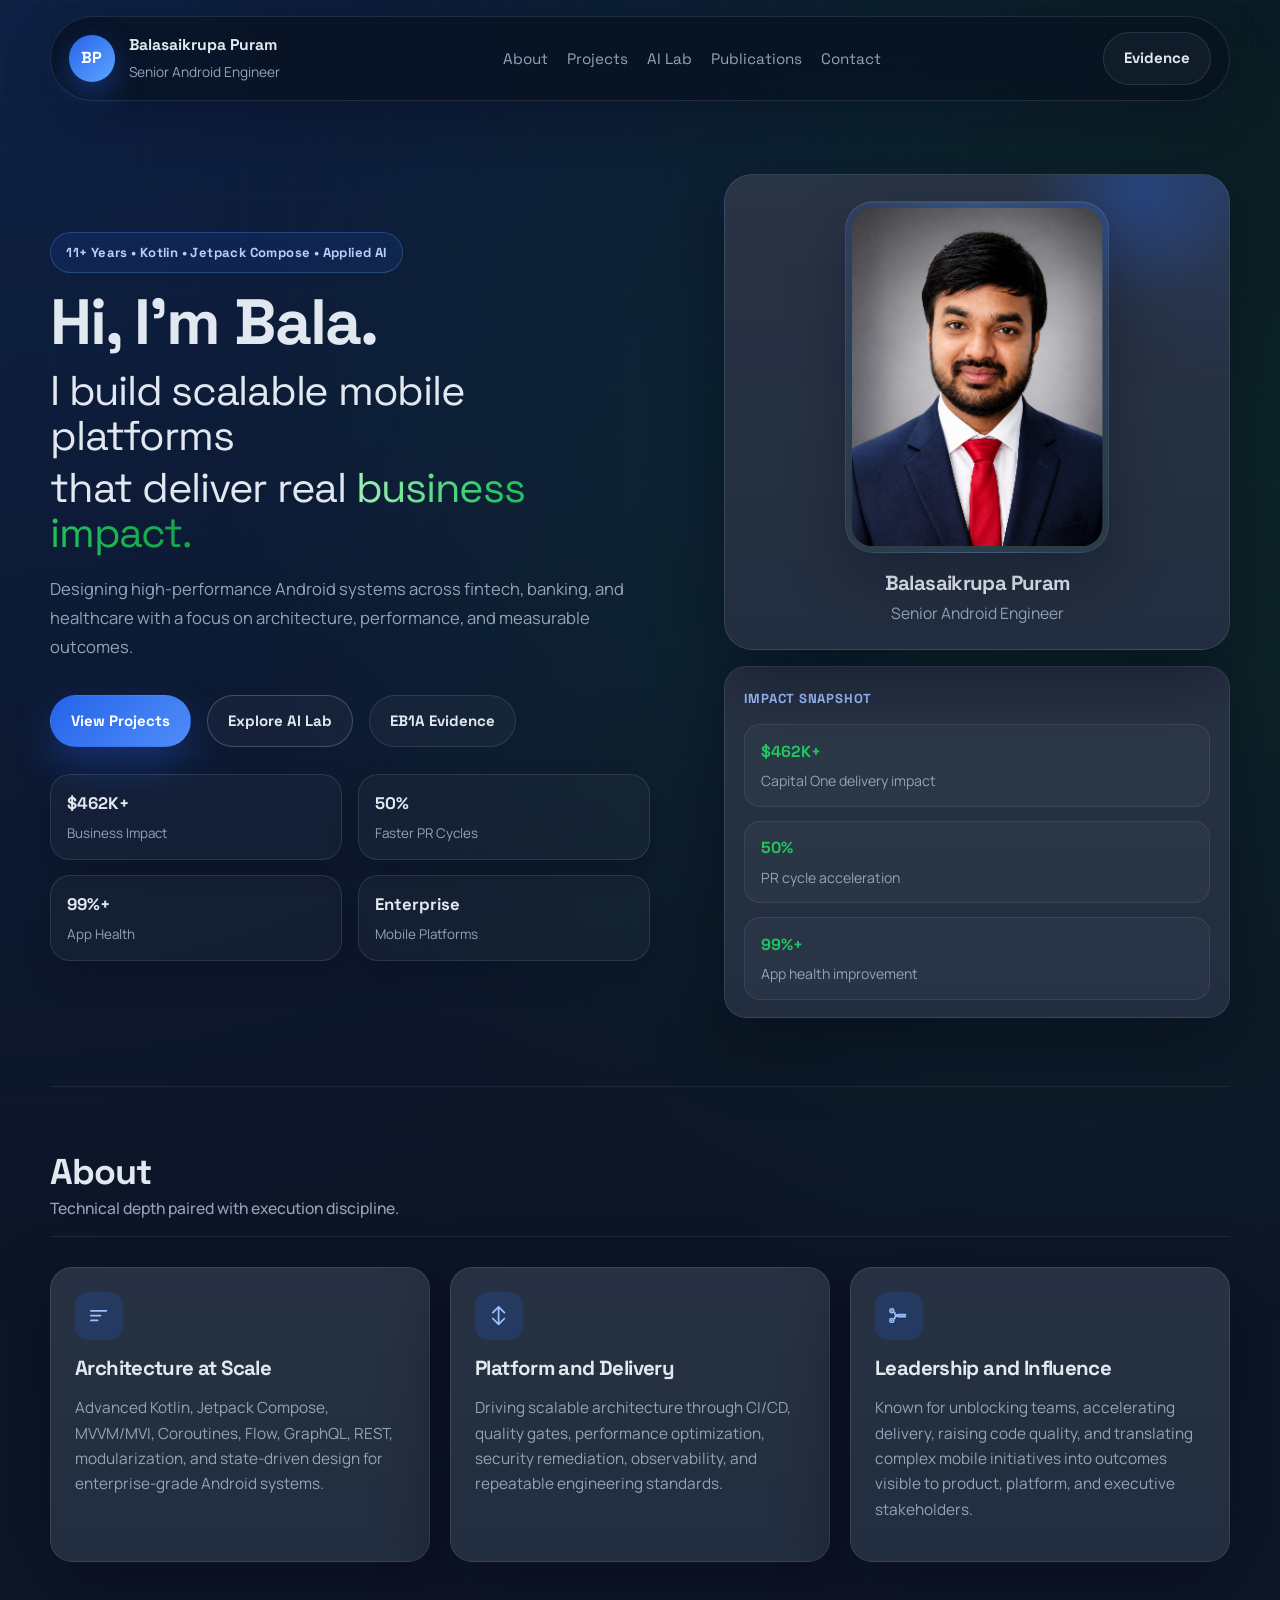
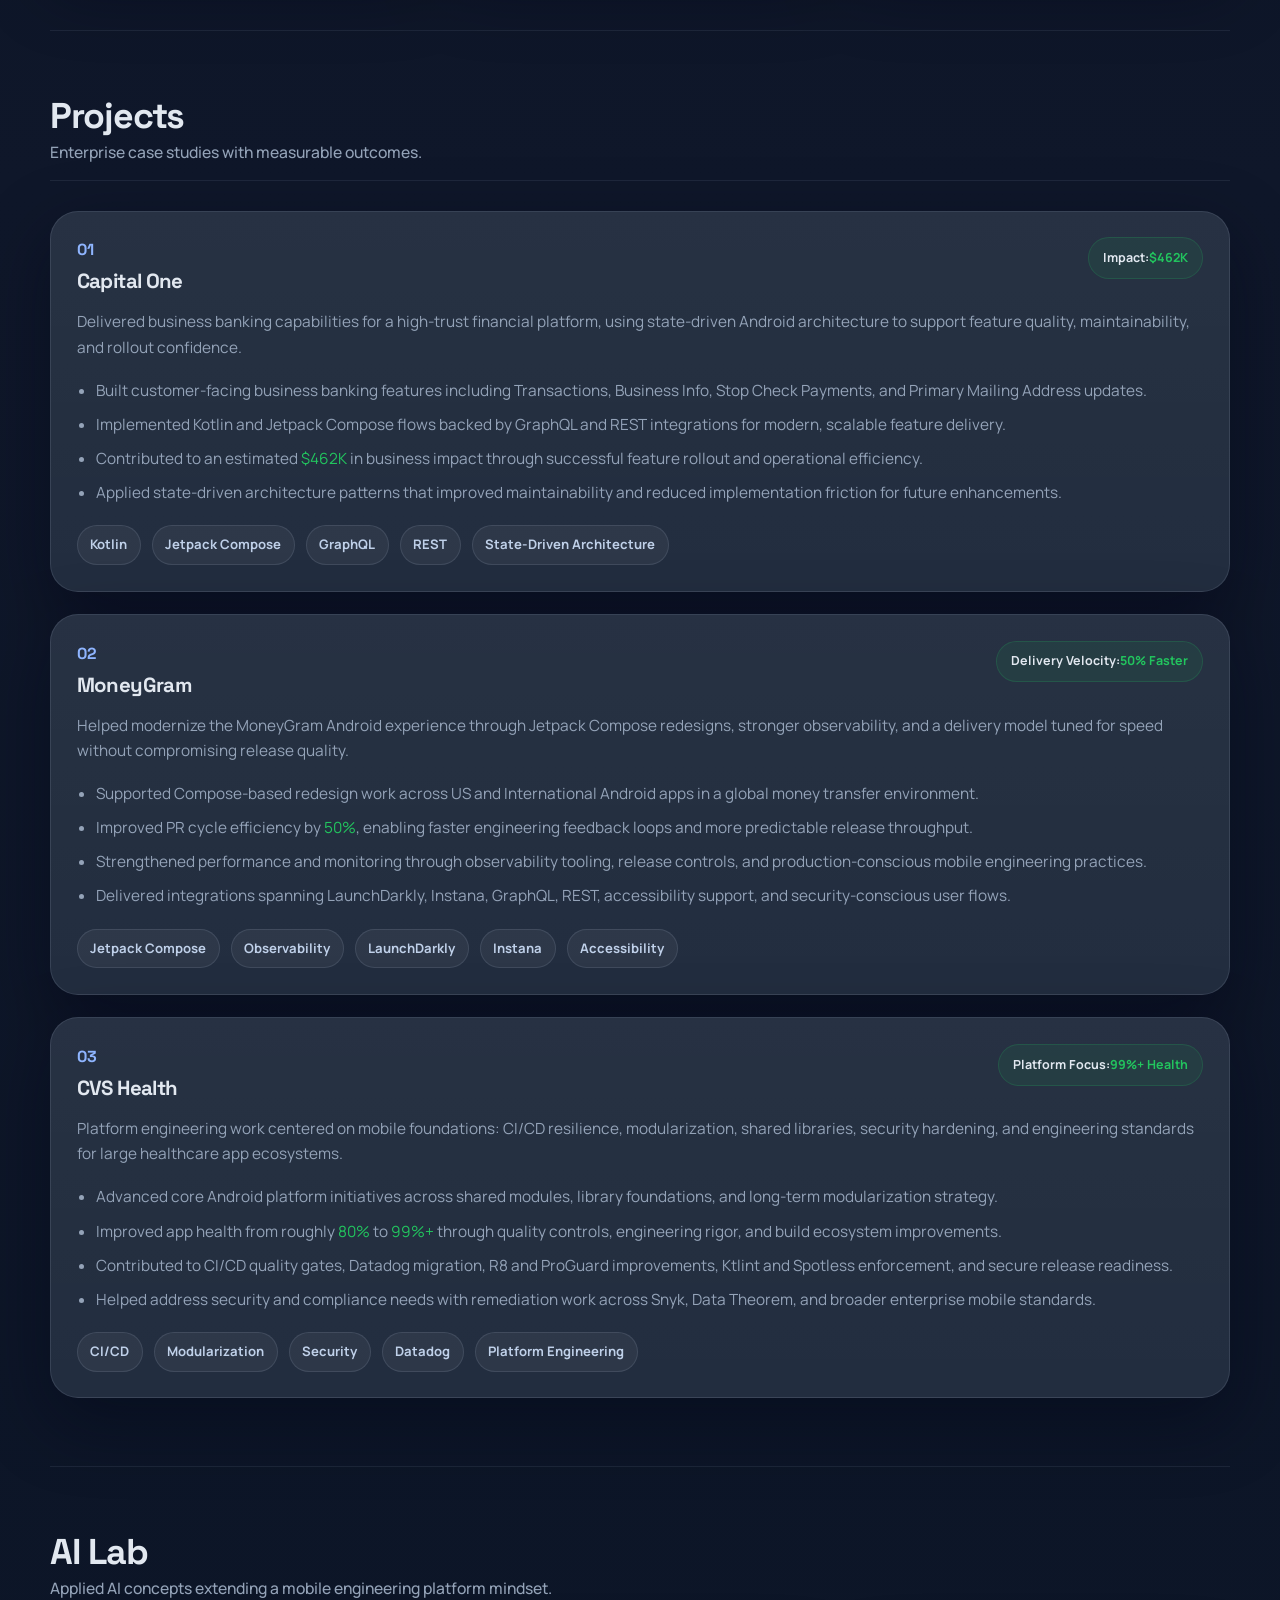
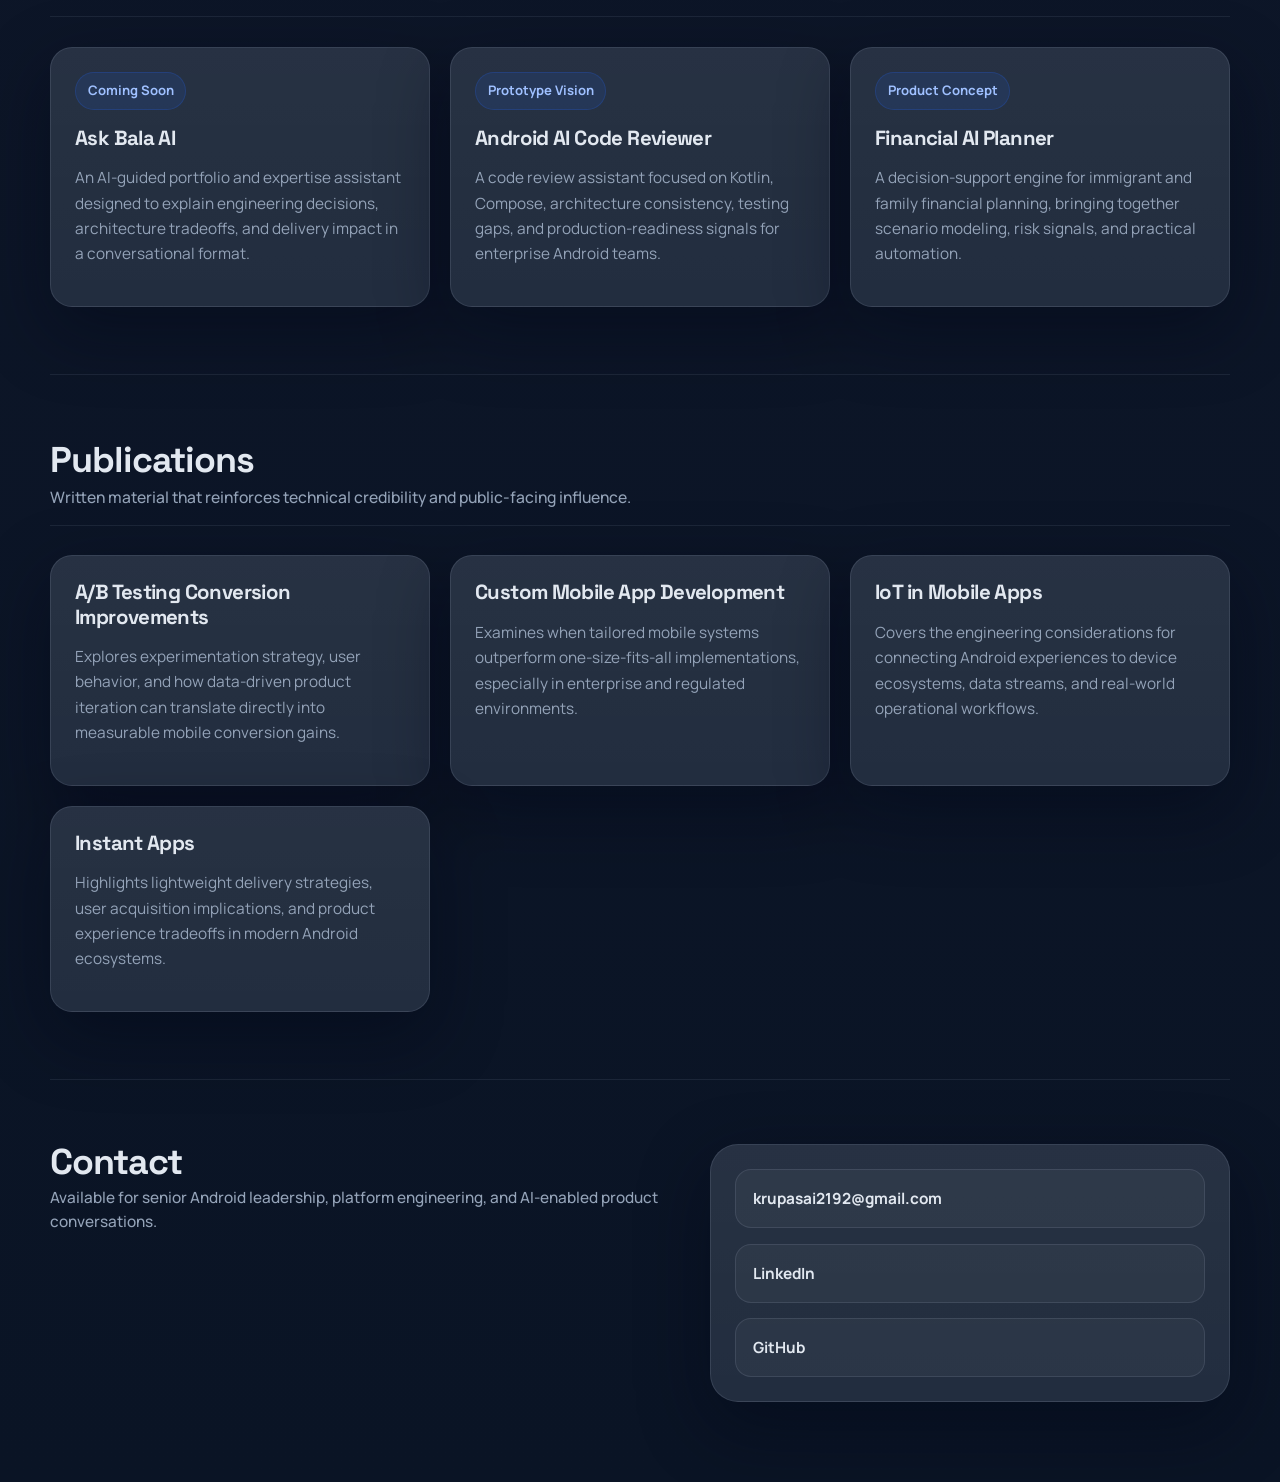
<file: index.html>
<!doctype html>
<html lang="en">
<head>
  <meta charset="utf-8">
  <meta name="viewport" content="width=device-width, initial-scale=1">
  <title>Balasaikrupa Puram | Senior Android Engineer | Applied AI Builder</title>
  <meta name="description" content="Portfolio of Balasaikrupa Puram, Senior Android Engineer and Applied AI Builder delivering measurable business impact through scalable Android architecture, platform engineering, and AI-enabled systems.">
  <link rel="preconnect" href="https://fonts.googleapis.com">
  <link rel="preconnect" href="https://fonts.gstatic.com" crossorigin>
  <link href="https://fonts.googleapis.com/css2?family=Space+Grotesk:wght@500;700&family=Manrope:wght@400;500;600;700;800&display=swap" rel="stylesheet">
  <link rel="stylesheet" href="styles.css">
</head>
<body>
  <div class="site-shell">
    <header class="site-header">
      <a class="brand" href="#top">
        <span class="brand-mark">BP</span>
        <span class="brand-copy">
          <strong>Balasaikrupa Puram</strong>
          <span>Senior Android Engineer</span>
        </span>
      </a>
      <nav class="site-nav" aria-label="Primary">
        <a href="#about">About</a>
        <a href="#projects">Projects</a>
        <a href="#ai-lab">AI Lab</a>
        <a href="#publications">Publications</a>
        <a href="#contact">Contact</a>
      </nav>
      <a class="button button-ghost" href="evidence.html">Evidence</a>
    </header>

    <main id="top">
      <section class="hero section-divider">
        <div class="hero-content reveal">
          <div class="hero-badge">11+ Years • Kotlin • Jetpack Compose • Applied AI</div>
          <h1>Hi, I’m Bala.</h1>
          <p class="hero-line hero-line-secondary">I build scalable mobile platforms</p>
          <p class="hero-line hero-line-highlight">that deliver real <span>business impact.</span></p>
          <p class="hero-text">
            Designing high-performance Android systems across fintech, banking, and healthcare with a focus on architecture,
            performance, and measurable outcomes.
          </p>
          <div class="hero-actions">
            <a class="button button-primary" href="#projects">View Projects</a>
            <a class="button button-secondary" href="#ai-lab">Explore AI Lab</a>
            <a class="button button-ghost" href="evidence.html">EB1A Evidence</a>
          </div>
          <div class="hero-metrics" aria-label="Primary impact metrics">
            <article class="hero-metric">
              <strong>$462K+</strong>
              <span>Business Impact</span>
            </article>
            <article class="hero-metric">
              <strong>50%</strong>
              <span>Faster PR Cycles</span>
            </article>
            <article class="hero-metric">
              <strong>99%+</strong>
              <span>App Health</span>
            </article>
            <article class="hero-metric">
              <strong>Enterprise</strong>
              <span>Mobile Platforms</span>
            </article>
          </div>
        </div>

        <div class="hero-visual reveal">
          <article class="profile-card">
            <img class="profile-image" src="assets/bala-profile.png" alt="Portrait of Balasaikrupa Puram">
            <h3>Balasaikrupa Puram</h3>
            <p>Senior Android Engineer</p>
          </article>
          <article class="impact-mini-card" aria-label="Impact snapshot">
            <span class="impact-mini-label">Impact Snapshot</span>
            <div class="impact-mini-grid">
              <div>
                <strong class="accent">$462K+</strong>
                <span>Capital One delivery impact</span>
              </div>
              <div>
                <strong class="accent">50%</strong>
                <span>PR cycle acceleration</span>
              </div>
              <div>
                <strong class="accent">99%+</strong>
                <span>App health improvement</span>
              </div>
            </div>
          </article>
        </div>
      </section>

      <section id="about" class="section section-divider">
        <div class="section-heading reveal">
          <h2 class="section-title">About</h2>
          <p class="section-support">Technical depth paired with execution discipline.</p>
        </div>
        <div class="about-grid">
          <article class="feature-card reveal">
            <div class="icon-badge" aria-hidden="true">
              <svg viewBox="0 0 24 24" fill="none"><path d="M4 7h16M4 12h10M4 17h7" stroke="currentColor" stroke-width="1.8" stroke-linecap="round"/></svg>
            </div>
            <h3>Architecture at Scale</h3>
            <p>Advanced Kotlin, Jetpack Compose, MVVM/MVI, Coroutines, Flow, GraphQL, REST, modularization, and state-driven design for enterprise-grade Android systems.</p>
          </article>
          <article class="feature-card reveal">
            <div class="icon-badge" aria-hidden="true">
              <svg viewBox="0 0 24 24" fill="none"><path d="M12 3v18M6 9l6-6 6 6M6 15l6 6 6-6" stroke="currentColor" stroke-width="1.8" stroke-linecap="round" stroke-linejoin="round"/></svg>
            </div>
            <h3>Platform and Delivery</h3>
            <p>Driving scalable architecture through CI/CD, quality gates, performance optimization, security remediation, observability, and repeatable engineering standards.</p>
          </article>
          <article class="feature-card reveal">
            <div class="icon-badge" aria-hidden="true">
              <svg viewBox="0 0 24 24" fill="none"><path d="M8 15c0-2.21 1.79-4 4-4h7M8 9c0 2.21 1.79 4 4 4h7M5 7h.01M5 17h.01" stroke="currentColor" stroke-width="1.8" stroke-linecap="round"/><path d="M7 7a2 2 0 1 1-4 0 2 2 0 0 1 4 0Zm0 10a2 2 0 1 1-4 0 2 2 0 0 1 4 0Z" stroke="currentColor" stroke-width="1.5"/></svg>
            </div>
            <h3>Leadership and Influence</h3>
            <p>Known for unblocking teams, accelerating delivery, raising code quality, and translating complex mobile initiatives into outcomes visible to product, platform, and executive stakeholders.</p>
          </article>
        </div>
      </section>

      <section id="projects" class="section section-divider">
        <div class="section-heading reveal">
          <h2 class="section-title">Projects</h2>
          <p class="section-support">Enterprise case studies with measurable outcomes.</p>
        </div>

        <div class="project-stack">
          <article class="project-card reveal">
            <div class="project-header">
              <div>
                <p class="project-index">01</p>
                <h3>Capital One</h3>
              </div>
              <span class="impact-pill">Impact: <strong class="accent">$462K</strong></span>
            </div>
            <p class="project-summary">
              Delivered business banking capabilities for a high-trust financial platform, using state-driven Android
              architecture to support feature quality, maintainability, and rollout confidence.
            </p>
            <ul class="achievement-list">
              <li>Built customer-facing business banking features including Transactions, Business Info, Stop Check Payments, and Primary Mailing Address updates.</li>
              <li>Implemented Kotlin and Jetpack Compose flows backed by GraphQL and REST integrations for modern, scalable feature delivery.</li>
              <li>Contributed to an estimated <span class="accent">$462K</span> in business impact through successful feature rollout and operational efficiency.</li>
              <li>Applied state-driven architecture patterns that improved maintainability and reduced implementation friction for future enhancements.</li>
            </ul>
            <div class="tag-row">
              <span class="tag">Kotlin</span>
              <span class="tag">Jetpack Compose</span>
              <span class="tag">GraphQL</span>
              <span class="tag">REST</span>
              <span class="tag">State-Driven Architecture</span>
            </div>
          </article>

          <article class="project-card reveal">
            <div class="project-header">
              <div>
                <p class="project-index">02</p>
                <h3>MoneyGram</h3>
              </div>
              <span class="impact-pill">Delivery Velocity: <strong class="accent">50% Faster</strong></span>
            </div>
            <p class="project-summary">
              Helped modernize the MoneyGram Android experience through Jetpack Compose redesigns, stronger observability,
              and a delivery model tuned for speed without compromising release quality.
            </p>
            <ul class="achievement-list">
              <li>Supported Compose-based redesign work across US and International Android apps in a global money transfer environment.</li>
              <li>Improved PR cycle efficiency by <span class="accent">50%</span>, enabling faster engineering feedback loops and more predictable release throughput.</li>
              <li>Strengthened performance and monitoring through observability tooling, release controls, and production-conscious mobile engineering practices.</li>
              <li>Delivered integrations spanning LaunchDarkly, Instana, GraphQL, REST, accessibility support, and security-conscious user flows.</li>
            </ul>
            <div class="tag-row">
              <span class="tag">Jetpack Compose</span>
              <span class="tag">Observability</span>
              <span class="tag">LaunchDarkly</span>
              <span class="tag">Instana</span>
              <span class="tag">Accessibility</span>
            </div>
          </article>

          <article class="project-card reveal">
            <div class="project-header">
              <div>
                <p class="project-index">03</p>
                <h3>CVS Health</h3>
              </div>
              <span class="impact-pill">Platform Focus: <strong class="accent">99%+ Health</strong></span>
            </div>
            <p class="project-summary">
              Platform engineering work centered on mobile foundations: CI/CD resilience, modularization, shared libraries,
              security hardening, and engineering standards for large healthcare app ecosystems.
            </p>
            <ul class="achievement-list">
              <li>Advanced core Android platform initiatives across shared modules, library foundations, and long-term modularization strategy.</li>
              <li>Improved app health from roughly <span class="accent">80%</span> to <span class="accent">99%+</span> through quality controls, engineering rigor, and build ecosystem improvements.</li>
              <li>Contributed to CI/CD quality gates, Datadog migration, R8 and ProGuard improvements, Ktlint and Spotless enforcement, and secure release readiness.</li>
              <li>Helped address security and compliance needs with remediation work across Snyk, Data Theorem, and broader enterprise mobile standards.</li>
            </ul>
            <div class="tag-row">
              <span class="tag">CI/CD</span>
              <span class="tag">Modularization</span>
              <span class="tag">Security</span>
              <span class="tag">Datadog</span>
              <span class="tag">Platform Engineering</span>
            </div>
          </article>
        </div>
      </section>

      <section id="ai-lab" class="section section-divider">
        <div class="section-heading reveal">
          <h2 class="section-title">AI Lab</h2>
          <p class="section-support">Applied AI concepts extending a mobile engineering platform mindset.</p>
        </div>
        <div class="ai-grid">
          <article class="lab-card reveal">
            <span class="status-chip">Coming Soon</span>
            <h3>Ask Bala AI</h3>
            <p>An AI-guided portfolio and expertise assistant designed to explain engineering decisions, architecture tradeoffs, and delivery impact in a conversational format.</p>
          </article>
          <article class="lab-card reveal">
            <span class="status-chip">Prototype Vision</span>
            <h3>Android AI Code Reviewer</h3>
            <p>A code review assistant focused on Kotlin, Compose, architecture consistency, testing gaps, and production-readiness signals for enterprise Android teams.</p>
          </article>
          <article class="lab-card reveal">
            <span class="status-chip">Product Concept</span>
            <h3>Financial AI Planner</h3>
            <p>A decision-support engine for immigrant and family financial planning, bringing together scenario modeling, risk signals, and practical automation.</p>
          </article>
        </div>
      </section>

      <section id="publications" class="section section-divider">
        <div class="section-heading reveal">
          <h2 class="section-title">Publications</h2>
          <p class="section-support">Written material that reinforces technical credibility and public-facing influence.</p>
        </div>
        <div class="publication-grid">
          <article class="publication-card reveal">
            <h3>A/B Testing Conversion Improvements</h3>
            <p>Explores experimentation strategy, user behavior, and how data-driven product iteration can translate directly into measurable mobile conversion gains.</p>
          </article>
          <article class="publication-card reveal">
            <h3>Custom Mobile App Development</h3>
            <p>Examines when tailored mobile systems outperform one-size-fits-all implementations, especially in enterprise and regulated environments.</p>
          </article>
          <article class="publication-card reveal">
            <h3>IoT in Mobile Apps</h3>
            <p>Covers the engineering considerations for connecting Android experiences to device ecosystems, data streams, and real-world operational workflows.</p>
          </article>
          <article class="publication-card reveal">
            <h3>Instant Apps</h3>
            <p>Highlights lightweight delivery strategies, user acquisition implications, and product experience tradeoffs in modern Android ecosystems.</p>
          </article>
        </div>
      </section>
    </main>

    <section id="contact" class="contact-band">
      <div class="contact-copy reveal">
        <h2 class="section-title">Contact</h2>
        <p class="section-support">Available for senior Android leadership, platform engineering, and AI-enabled product conversations.</p>
      </div>
      <div class="contact-card reveal">
        <a href="mailto:krupasai2192@gmail.com">krupasai2192@gmail.com</a>
        <a href="https://www.linkedin.com/in/bala-saikrupa-puram/" target="_blank" rel="noreferrer">LinkedIn</a>
        <a href="https://github.com/saikrupa" target="_blank" rel="noreferrer">GitHub</a>
      </div>
    </section>
  </div>

  <script src="script.js"></script>
</body>
</html>
</file>
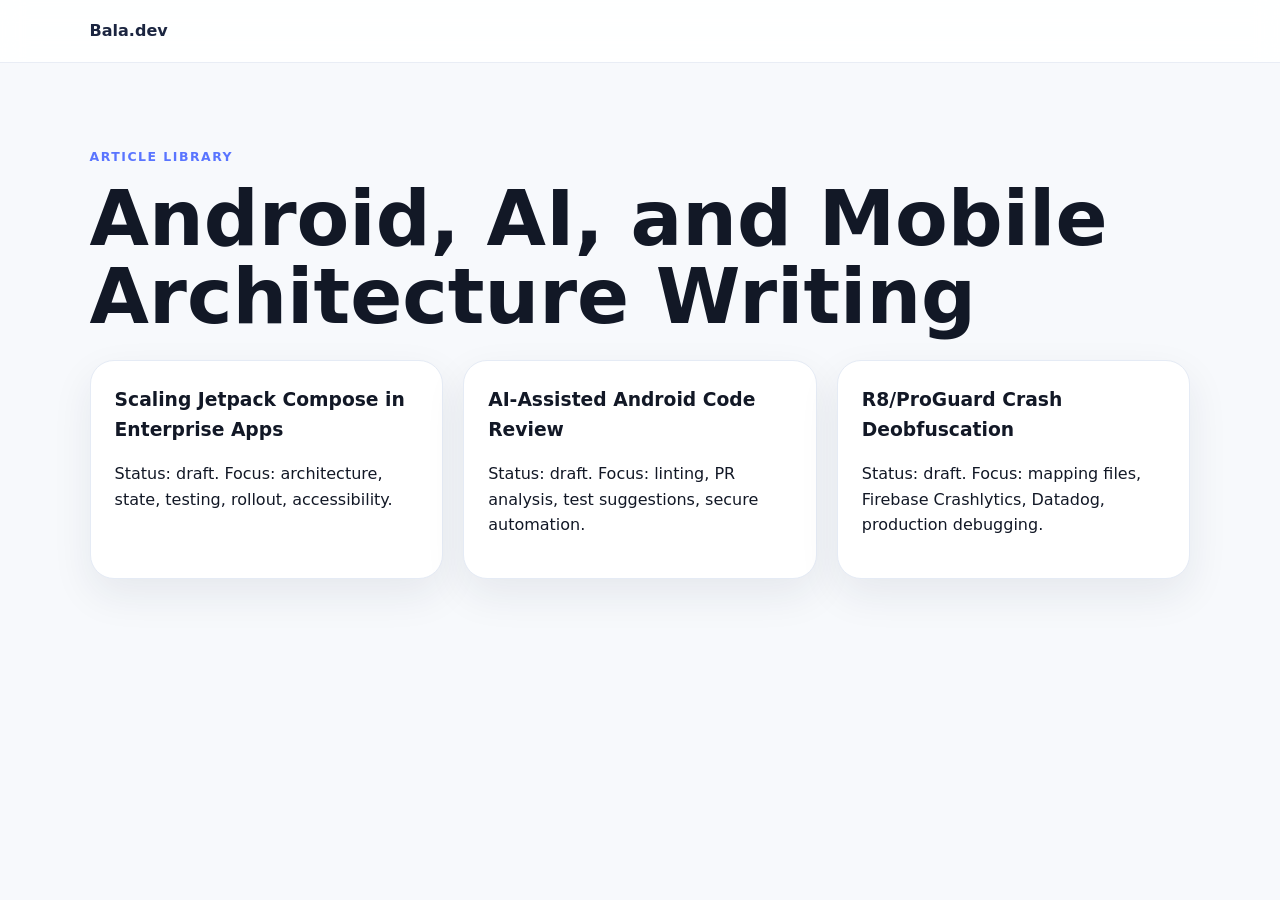
<file: articles/index.html>
<!doctype html><html lang="en"><head><meta charset="utf-8"><meta name="viewport" content="width=device-width,initial-scale=1"><title>Articles | Balasaikrupa Puram</title><link rel="stylesheet" href="../assets/css/styles.css"></head><body><header class="nav"><a class="brand" href="../index.html">Bala.dev</a></header><main class="section"><p class="eyebrow">Article Library</p><h1>Android, AI, and Mobile Architecture Writing</h1><div class="grid cards"><article class="card"><h3>Scaling Jetpack Compose in Enterprise Apps</h3><p>Status: draft. Focus: architecture, state, testing, rollout, accessibility.</p></article><article class="card"><h3>AI-Assisted Android Code Review</h3><p>Status: draft. Focus: linting, PR analysis, test suggestions, secure automation.</p></article><article class="card"><h3>R8/ProGuard Crash Deobfuscation</h3><p>Status: draft. Focus: mapping files, Firebase Crashlytics, Datadog, production debugging.</p></article></div></main></body></html>
</file>
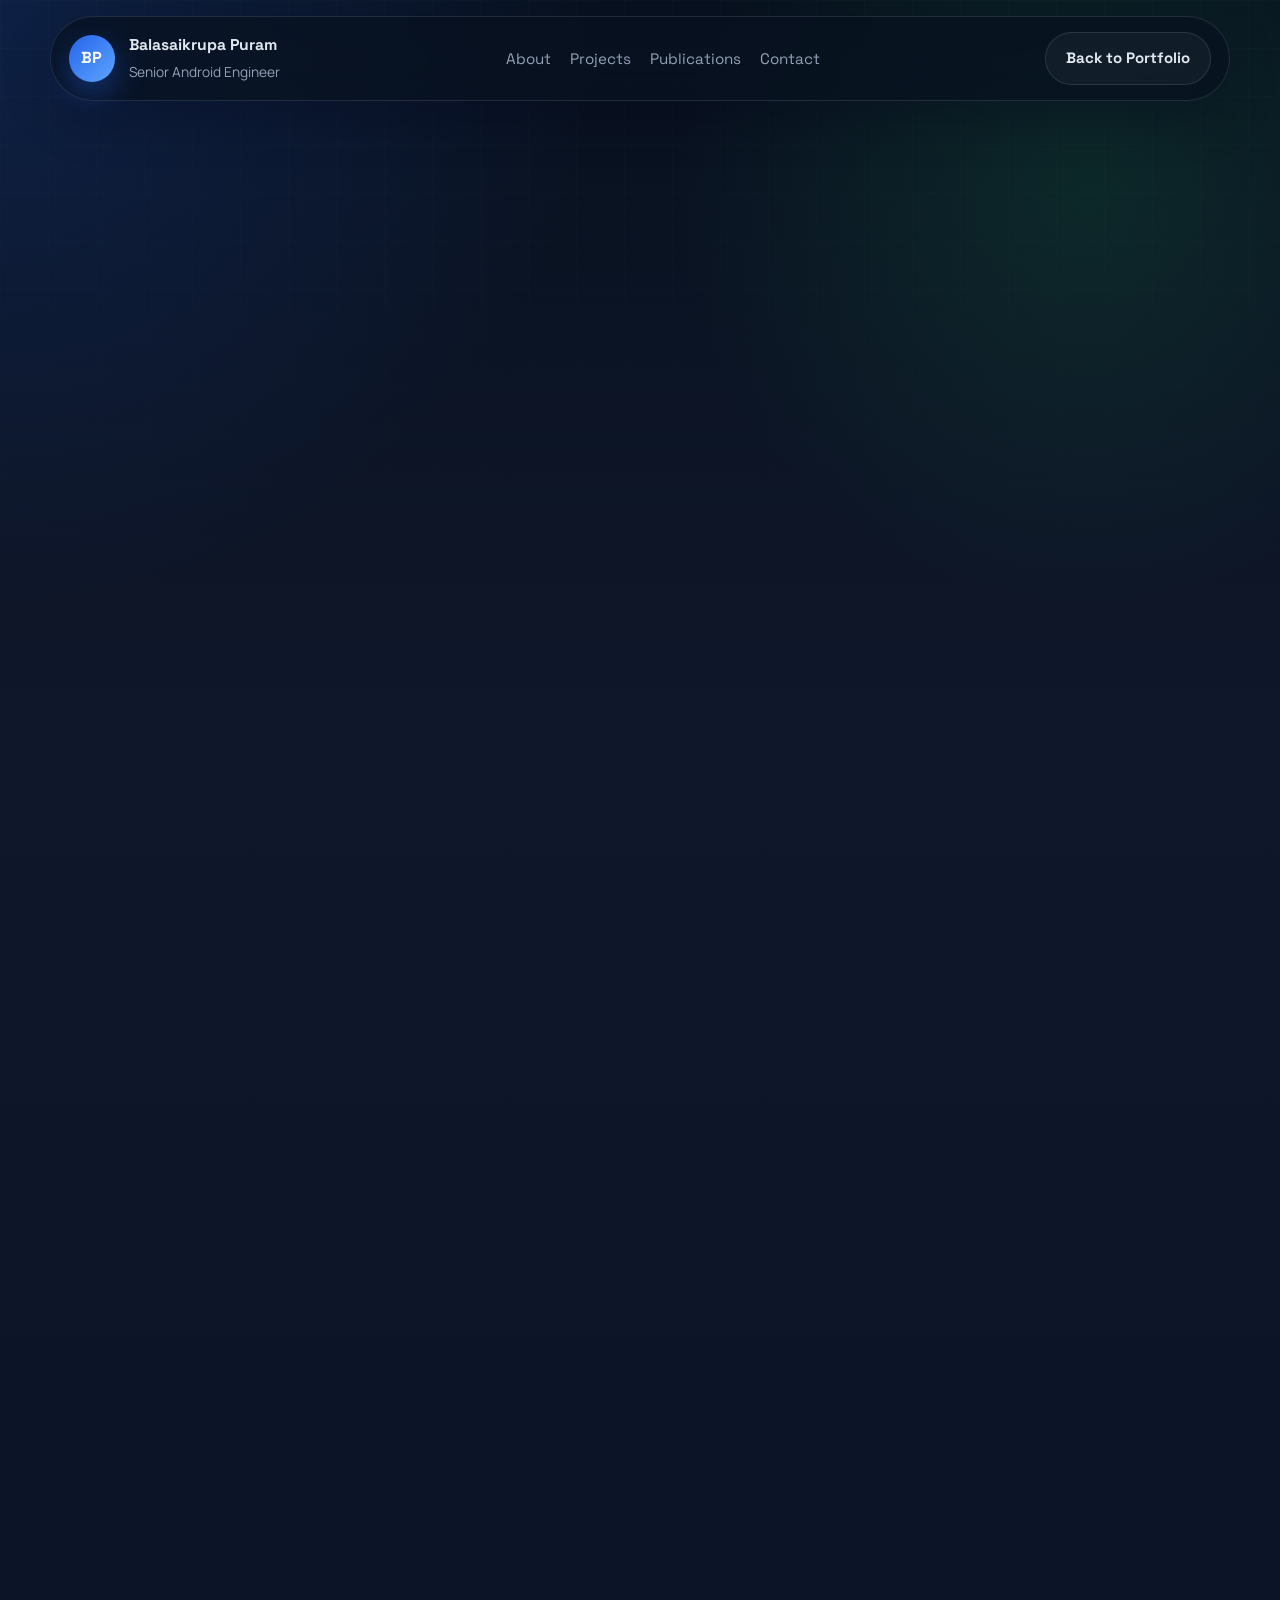
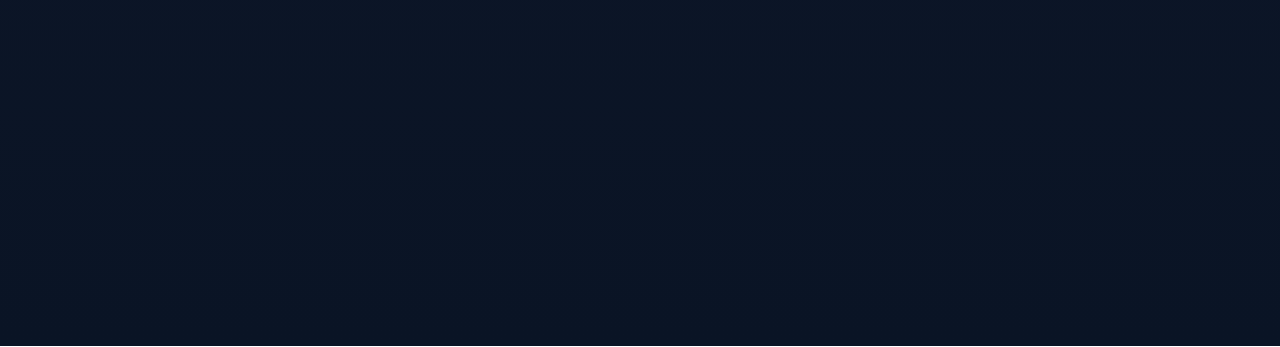
<file: evidence/index.html>
<!doctype html>
<html lang="en">
<head>
  <meta charset="utf-8">
  <meta http-equiv="refresh" content="0; url=../evidence.html">
  <meta name="viewport" content="width=device-width, initial-scale=1">
  <title>Redirecting to Evidence</title>
  <link rel="canonical" href="../evidence.html">
</head>
<body>
  <p>Redirecting to <a href="../evidence.html">Evidence</a>.</p>
</body>
</html>
</file>
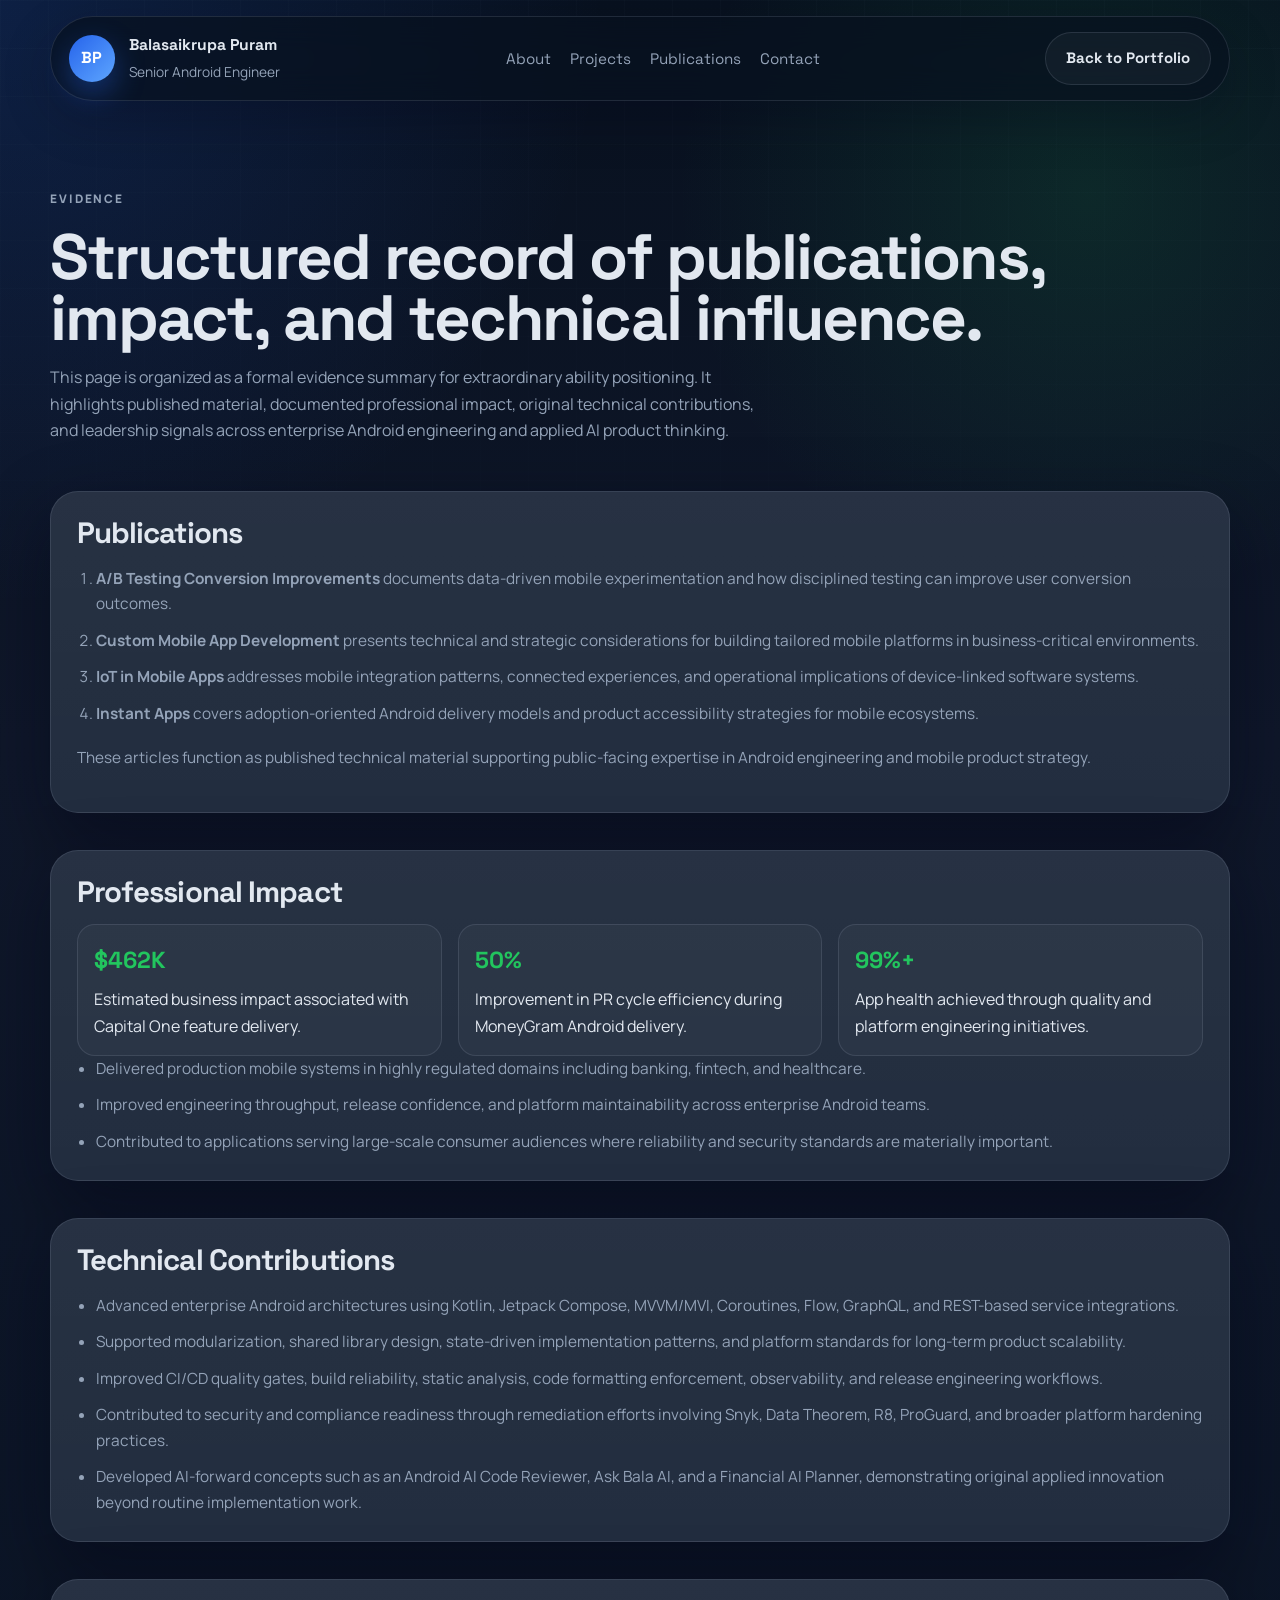
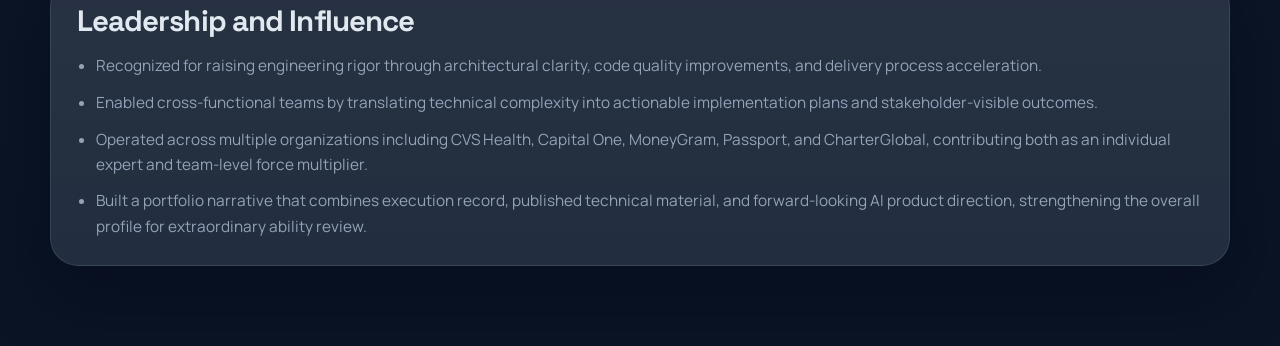
<file: evidence.html>
<!doctype html>
<html lang="en">
<head>
  <meta charset="utf-8">
  <meta name="viewport" content="width=device-width, initial-scale=1">
  <title>Evidence | Balasaikrupa Puram</title>
  <meta name="description" content="Structured evidence overview for Balasaikrupa Puram, highlighting publications, professional impact, technical contributions, leadership, and public influence.">
  <link rel="preconnect" href="https://fonts.googleapis.com">
  <link rel="preconnect" href="https://fonts.gstatic.com" crossorigin>
  <link href="https://fonts.googleapis.com/css2?family=Space+Grotesk:wght@500;700&family=Manrope:wght@400;500;600;700;800&display=swap" rel="stylesheet">
  <link rel="stylesheet" href="styles.css">
</head>
<body class="evidence-page">
  <header class="site-header">
    <a class="brand" href="index.html">
      <span class="brand-mark">BP</span>
      <span class="brand-copy">
        <strong>Balasaikrupa Puram</strong>
        <span>Senior Android Engineer</span>
      </span>
    </a>
    <nav class="site-nav" aria-label="Secondary">
      <a href="index.html#about">About</a>
      <a href="index.html#projects">Projects</a>
      <a href="index.html#publications">Publications</a>
      <a href="index.html#contact">Contact</a>
    </nav>
    <a class="button button-ghost" href="index.html">Back to Portfolio</a>
  </header>

  <main>
    <section class="page-hero reveal">
      <p class="eyebrow">Evidence</p>
      <h1>Structured record of publications, impact, and technical influence.</h1>
      <p>
        This page is organized as a formal evidence summary for extraordinary ability positioning. It highlights
        published material, documented professional impact, original technical contributions, and leadership signals
        across enterprise Android engineering and applied AI product thinking.
      </p>
    </section>

    <section class="evidence-layout">
      <div class="evidence-grid">
        <article class="evidence-card reveal">
          <h2>Publications</h2>
          <ol class="evidence-list">
            <li><strong>A/B Testing Conversion Improvements</strong> documents data-driven mobile experimentation and how disciplined testing can improve user conversion outcomes.</li>
            <li><strong>Custom Mobile App Development</strong> presents technical and strategic considerations for building tailored mobile platforms in business-critical environments.</li>
            <li><strong>IoT in Mobile Apps</strong> addresses mobile integration patterns, connected experiences, and operational implications of device-linked software systems.</li>
            <li><strong>Instant Apps</strong> covers adoption-oriented Android delivery models and product accessibility strategies for mobile ecosystems.</li>
          </ol>
          <p class="evidence-note">These articles function as published technical material supporting public-facing expertise in Android engineering and mobile product strategy.</p>
        </article>

        <article class="evidence-card reveal">
          <h2>Professional Impact</h2>
          <div class="evidence-metrics">
            <div class="evidence-metric">
              <strong class="accent">$462K</strong>
              <span>Estimated business impact associated with Capital One feature delivery.</span>
            </div>
            <div class="evidence-metric">
              <strong class="accent">50%</strong>
              <span>Improvement in PR cycle efficiency during MoneyGram Android delivery.</span>
            </div>
            <div class="evidence-metric">
              <strong class="accent">99%+</strong>
              <span>App health achieved through quality and platform engineering initiatives.</span>
            </div>
          </div>
          <ul class="evidence-list">
            <li>Delivered production mobile systems in highly regulated domains including banking, fintech, and healthcare.</li>
            <li>Improved engineering throughput, release confidence, and platform maintainability across enterprise Android teams.</li>
            <li>Contributed to applications serving large-scale consumer audiences where reliability and security standards are materially important.</li>
          </ul>
        </article>

        <article class="evidence-card reveal">
          <h2>Technical Contributions</h2>
          <ul class="evidence-list">
            <li>Advanced enterprise Android architectures using Kotlin, Jetpack Compose, MVVM/MVI, Coroutines, Flow, GraphQL, and REST-based service integrations.</li>
            <li>Supported modularization, shared library design, state-driven implementation patterns, and platform standards for long-term product scalability.</li>
            <li>Improved CI/CD quality gates, build reliability, static analysis, code formatting enforcement, observability, and release engineering workflows.</li>
            <li>Contributed to security and compliance readiness through remediation efforts involving Snyk, Data Theorem, R8, ProGuard, and broader platform hardening practices.</li>
            <li>Developed AI-forward concepts such as an Android AI Code Reviewer, Ask Bala AI, and a Financial AI Planner, demonstrating original applied innovation beyond routine implementation work.</li>
          </ul>
        </article>

        <article class="evidence-card reveal">
          <h2>Leadership and Influence</h2>
          <ul class="evidence-list">
            <li>Recognized for raising engineering rigor through architectural clarity, code quality improvements, and delivery process acceleration.</li>
            <li>Enabled cross-functional teams by translating technical complexity into actionable implementation plans and stakeholder-visible outcomes.</li>
            <li>Operated across multiple organizations including CVS Health, Capital One, MoneyGram, Passport, and CharterGlobal, contributing both as an individual expert and team-level force multiplier.</li>
            <li>Built a portfolio narrative that combines execution record, published technical material, and forward-looking AI product direction, strengthening the overall profile for extraordinary ability review.</li>
          </ul>
        </article>
      </div>
    </section>
  </main>

  <script src="script.js"></script>
</body>
</html>
</file>
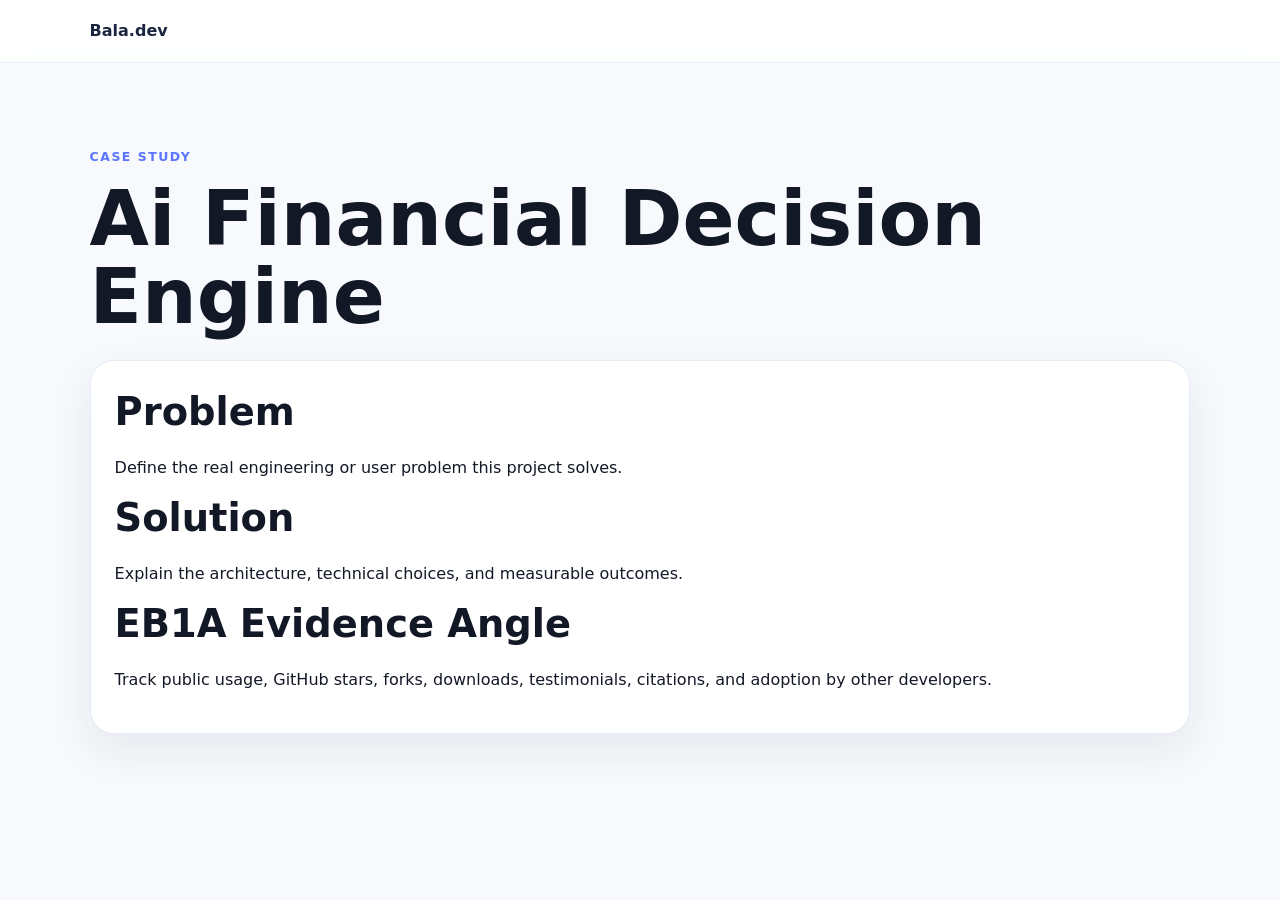
<file: projects/ai-financial-decision-engine.html>
<!doctype html><html lang="en"><head><meta charset="utf-8"><meta name="viewport" content="width=device-width,initial-scale=1"><title>ai financial decision engine | Balasaikrupa Puram</title><link rel="stylesheet" href="../assets/css/styles.css"></head><body><header class="nav"><a class="brand" href="../index.html">Bala.dev</a></header><main class="section"><p class="eyebrow">Case Study</p><h1 style="text-transform:capitalize">ai financial decision engine</h1><div class="card"><h2>Problem</h2><p>Define the real engineering or user problem this project solves.</p><h2>Solution</h2><p>Explain the architecture, technical choices, and measurable outcomes.</p><h2>EB1A Evidence Angle</h2><p>Track public usage, GitHub stars, forks, downloads, testimonials, citations, and adoption by other developers.</p></div></main></body></html>
</file>
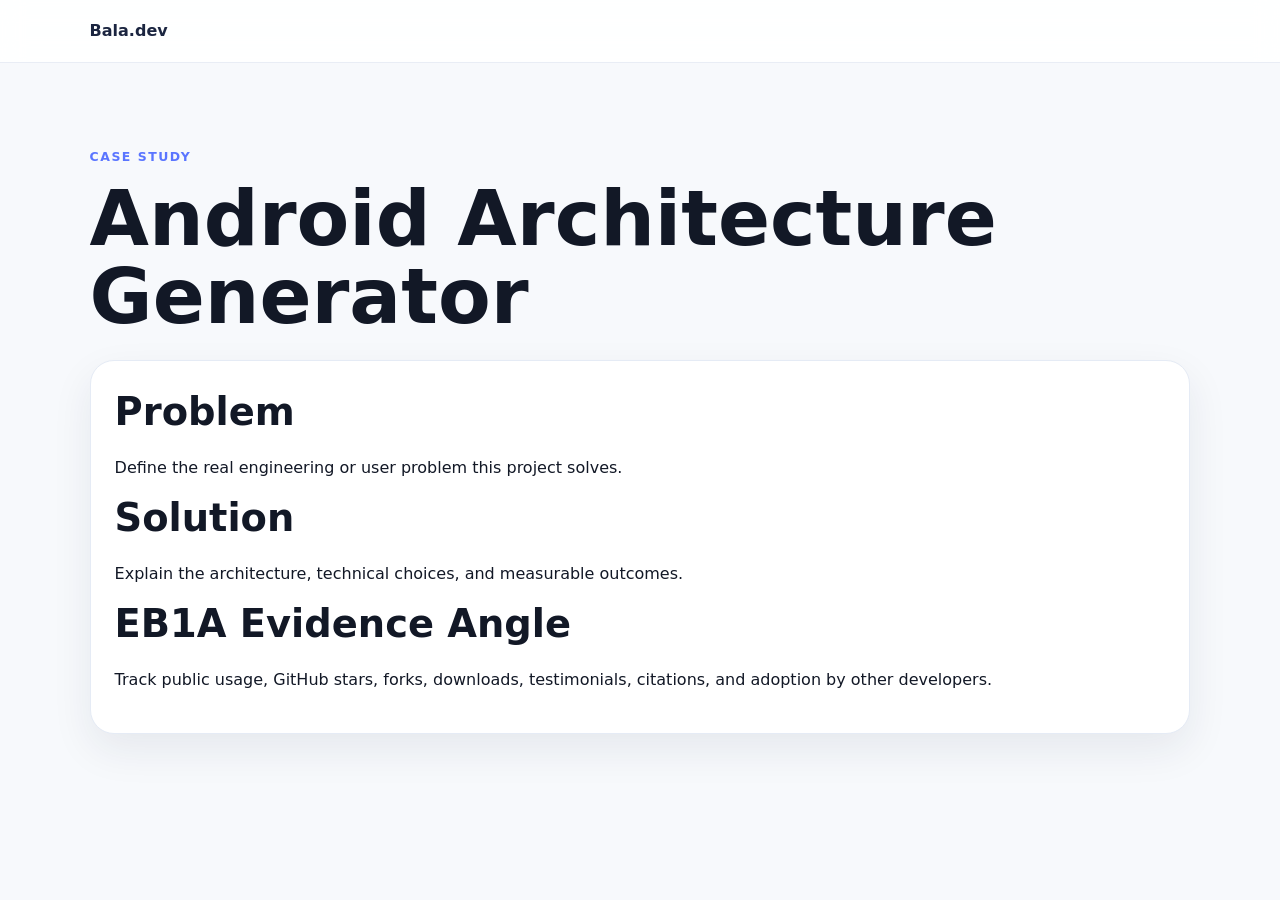
<file: projects/android-architecture-generator.html>
<!doctype html><html lang="en"><head><meta charset="utf-8"><meta name="viewport" content="width=device-width,initial-scale=1"><title>android architecture generator | Balasaikrupa Puram</title><link rel="stylesheet" href="../assets/css/styles.css"></head><body><header class="nav"><a class="brand" href="../index.html">Bala.dev</a></header><main class="section"><p class="eyebrow">Case Study</p><h1 style="text-transform:capitalize">android architecture generator</h1><div class="card"><h2>Problem</h2><p>Define the real engineering or user problem this project solves.</p><h2>Solution</h2><p>Explain the architecture, technical choices, and measurable outcomes.</p><h2>EB1A Evidence Angle</h2><p>Track public usage, GitHub stars, forks, downloads, testimonials, citations, and adoption by other developers.</p></div></main></body></html>
</file>
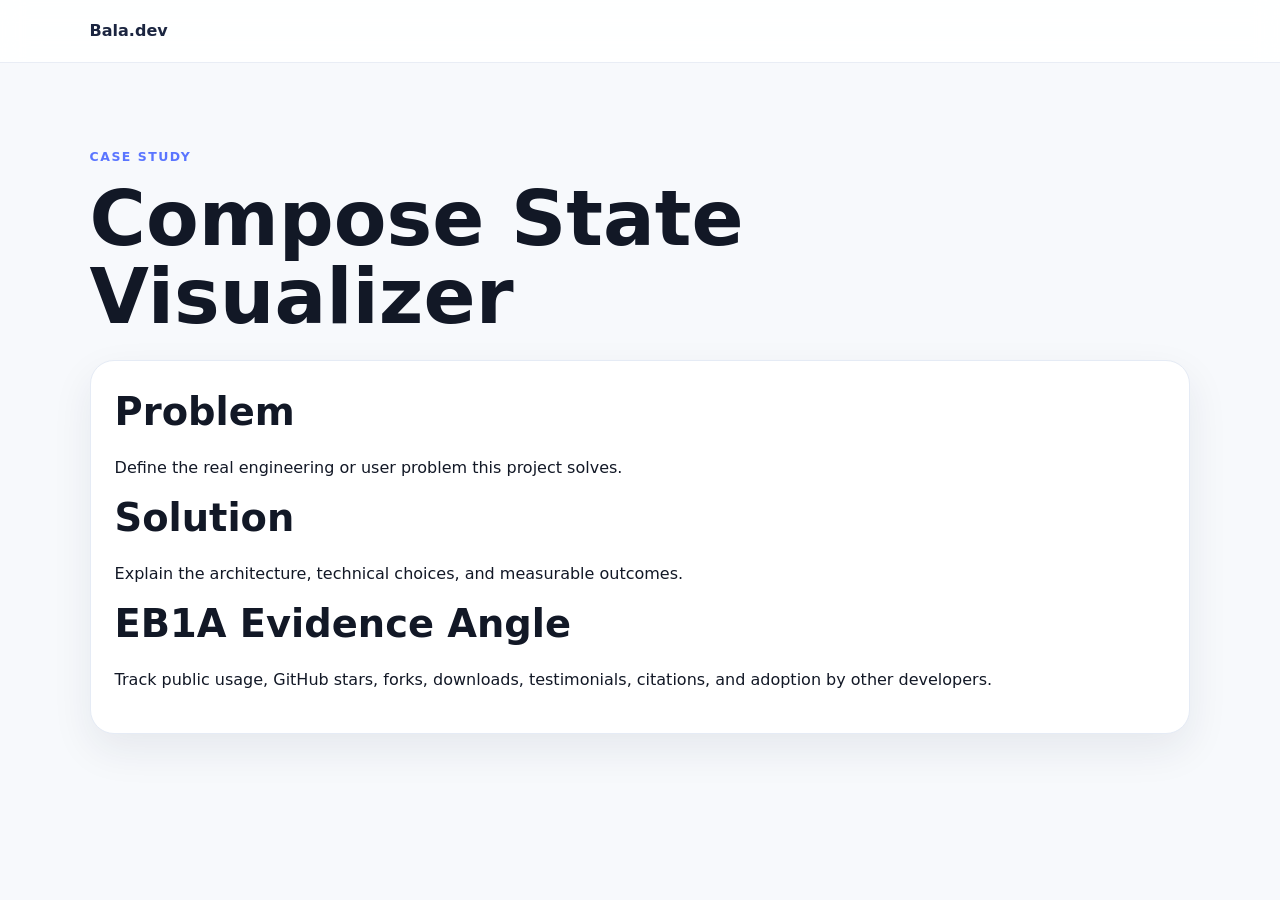
<file: projects/compose-state-visualizer.html>
<!doctype html><html lang="en"><head><meta charset="utf-8"><meta name="viewport" content="width=device-width,initial-scale=1"><title>compose state visualizer | Balasaikrupa Puram</title><link rel="stylesheet" href="../assets/css/styles.css"></head><body><header class="nav"><a class="brand" href="../index.html">Bala.dev</a></header><main class="section"><p class="eyebrow">Case Study</p><h1 style="text-transform:capitalize">compose state visualizer</h1><div class="card"><h2>Problem</h2><p>Define the real engineering or user problem this project solves.</p><h2>Solution</h2><p>Explain the architecture, technical choices, and measurable outcomes.</p><h2>EB1A Evidence Angle</h2><p>Track public usage, GitHub stars, forks, downloads, testimonials, citations, and adoption by other developers.</p></div></main></body></html>
</file>
<file: styles.css>
:root {
  --bg: #0f172a;
  --bg-soft: #111c34;
  --surface: rgba(15, 23, 42, 0.78);
  --card: #1e293b;
  --card-strong: #24324a;
  --text: #e2e8f0;
  --muted: #94a3b8;
  --line: rgba(148, 163, 184, 0.18);
  --line-strong: rgba(148, 163, 184, 0.34);
  --primary: #2563eb;
  --primary-soft: rgba(37, 99, 235, 0.18);
  --accent: #22c55e;
  --shadow: 0 24px 70px rgba(2, 6, 23, 0.45);
  --radius-xl: 28px;
  --radius-lg: 22px;
  --radius-md: 18px;
  --max-width: 1180px;
}

* {
  box-sizing: border-box;
}

html {
  scroll-behavior: smooth;
}

body {
  margin: 0;
  min-width: 320px;
  background:
    radial-gradient(circle at top left, rgba(37, 99, 235, 0.18), transparent 26%),
    radial-gradient(circle at 85% 10%, rgba(34, 197, 94, 0.12), transparent 20%),
    linear-gradient(180deg, #08111f 0%, var(--bg) 38%, #0a1425 100%);
  color: var(--text);
  font-family: "Manrope", "Segoe UI", sans-serif;
  line-height: 1.65;
}

body::before {
  content: "";
  position: fixed;
  inset: 0;
  pointer-events: none;
  background-image:
    linear-gradient(rgba(148, 163, 184, 0.03) 1px, transparent 1px),
    linear-gradient(90deg, rgba(148, 163, 184, 0.03) 1px, transparent 1px);
  background-size: 48px 48px;
  mask-image: linear-gradient(180deg, rgba(0, 0, 0, 0.8), transparent 92%);
}

a {
  color: inherit;
  text-decoration: none;
}

img,
svg {
  display: block;
  max-width: 100%;
}

.site-shell {
  position: relative;
  z-index: 1;
}

.site-header,
.hero,
.section,
.contact-band {
  width: min(calc(100% - 2rem), var(--max-width));
  margin: 0 auto;
}

.site-header {
  position: sticky;
  top: 0;
  z-index: 20;
  display: flex;
  align-items: center;
  justify-content: space-between;
  gap: 1.2rem;
  margin-top: 1rem;
  padding: 0.95rem 1.1rem;
  background: rgba(8, 17, 31, 0.72);
  border: 1px solid var(--line);
  border-radius: 999px;
  backdrop-filter: blur(16px);
  box-shadow: 0 18px 50px rgba(2, 6, 23, 0.24);
}

.brand {
  display: inline-flex;
  align-items: center;
  gap: 0.9rem;
  min-width: 0;
}

.brand-mark {
  display: grid;
  place-items: center;
  width: 2.9rem;
  height: 2.9rem;
  border-radius: 50%;
  background: linear-gradient(135deg, var(--primary), #5ea6ff);
  color: white;
  font-family: "Space Grotesk", sans-serif;
  font-weight: 700;
  letter-spacing: 0.04em;
  box-shadow: 0 12px 30px rgba(37, 99, 235, 0.4);
}

.brand-copy {
  display: flex;
  flex-direction: column;
  gap: 0.1rem;
  font-size: 0.86rem;
  color: var(--muted);
}

.brand-copy strong,
.site-nav a,
.button {
  font-family: "Space Grotesk", sans-serif;
}

.brand-copy strong {
  color: var(--text);
  font-size: 0.98rem;
}

.site-nav {
  display: flex;
  align-items: center;
  gap: 1.2rem;
  flex-wrap: wrap;
  justify-content: center;
}

.site-nav a {
  color: var(--muted);
  font-size: 0.95rem;
  transition: color 180ms ease;
}

.site-nav a:hover,
.site-nav a:focus-visible {
  color: var(--text);
}

.button {
  display: inline-flex;
  align-items: center;
  justify-content: center;
  gap: 0.5rem;
  min-height: 3rem;
  padding: 0.8rem 1.25rem;
  border-radius: 999px;
  border: 1px solid transparent;
  font-size: 0.94rem;
  font-weight: 700;
  transition: transform 180ms ease, box-shadow 180ms ease, border-color 180ms ease, background 180ms ease;
}

.button:hover,
.button:focus-visible,
.feature-card:hover,
.project-card:hover,
.lab-card:hover,
.publication-card:hover {
  transform: translateY(-3px);
}

.button-primary {
  background: linear-gradient(135deg, var(--primary), #4f8df9);
  color: white;
  box-shadow: 0 18px 40px rgba(37, 99, 235, 0.32);
}

.button-secondary {
  background: rgba(255, 255, 255, 0.04);
  border-color: var(--line-strong);
  color: var(--text);
}

.button-ghost {
  background: rgba(255, 255, 255, 0.04);
  border-color: var(--line);
  color: var(--text);
}

.hero {
  display: grid;
  grid-template-columns: minmax(0, 1.1fr) minmax(320px, 0.9fr);
  gap: 3.5rem;
  padding: 4.6rem 0 4.2rem;
  align-items: center;
}

.hero-content {
  max-width: 37.5rem;
}

.eyebrow {
  margin: 0 0 0.9rem;
  color: #8fb5ff;
  text-transform: uppercase;
  letter-spacing: 0.16em;
  font-size: 0.74rem;
  font-weight: 800;
}

h1,
h2,
h3 {
  margin: 0;
  font-family: "Space Grotesk", sans-serif;
  letter-spacing: -0.03em;
}

h1 {
  max-width: none;
  margin-top: 1.15rem;
  font-size: clamp(3.5rem, 6vw, 4rem);
  line-height: 0.95;
}

h2 {
  max-width: 15ch;
  font-size: clamp(1.65rem, 3vw, 2.7rem);
  line-height: 1.08;
}

h3 {
  font-size: 1.28rem;
  line-height: 1.18;
}

.hero-text,
.project-summary,
.feature-card p,
.lab-card p,
.publication-card p,
.contact-copy p,
.achievement-list,
.brand-copy span {
  color: var(--muted);
}

.hero-badge {
  display: inline-flex;
  align-items: center;
  min-height: 2.5rem;
  padding: 0.55rem 0.95rem;
  border: 1px solid rgba(94, 166, 255, 0.28);
  border-radius: 999px;
  background: rgba(37, 99, 235, 0.12);
  color: #b9ceff;
  font-family: "Space Grotesk", sans-serif;
  font-size: 0.82rem;
  font-weight: 700;
  letter-spacing: 0.03em;
}

.hero-line {
  margin: 0;
  max-width: 18ch;
  font-family: "Space Grotesk", sans-serif;
  color: var(--text);
}

.hero-line-secondary {
  margin-top: 1rem;
  font-size: clamp(2rem, 3.5vw, 2.6rem);
  line-height: 1.08;
  letter-spacing: -0.03em;
}

.hero-line-highlight {
  margin-top: 0.45rem;
  font-size: clamp(2rem, 3.5vw, 2.6rem);
  line-height: 1.08;
  letter-spacing: -0.03em;
}

.hero-line-highlight span {
  color: var(--accent);
  background: linear-gradient(90deg, #9ff0b4 0%, var(--accent) 48%, #16a34a 100%);
  -webkit-background-clip: text;
  background-clip: text;
  color: transparent;
}

.hero-text {
  max-width: 37rem;
  margin: 1.25rem 0 0;
  font-size: 1.04rem;
  line-height: 1.72;
}

.hero-actions {
  display: flex;
  gap: 1rem;
  flex-wrap: wrap;
  margin-top: 2.1rem;
}

.hero-metrics {
  display: grid;
  grid-template-columns: repeat(2, minmax(0, 1fr));
  gap: 0.95rem;
  margin-top: 1.7rem;
}

.hero-metric {
  padding: 0.9rem 1rem;
  border: 1px solid var(--line);
  border-radius: 20px;
  background: rgba(255, 255, 255, 0.03);
  box-shadow: 0 14px 32px rgba(2, 6, 23, 0.2);
}

.hero-metric strong {
  display: block;
  font-family: "Space Grotesk", sans-serif;
  font-size: 1.05rem;
  color: var(--text);
}

.hero-metric span {
  display: block;
  margin-top: 0.3rem;
  font-size: 0.84rem;
  color: var(--muted);
}

.hero-visual {
  display: grid;
  gap: 1rem;
  align-items: start;
}

.profile-card,
.impact-mini-card,
.feature-card,
.project-card,
.lab-card,
.publication-card,
.contact-card {
  background:
    linear-gradient(180deg, rgba(255, 255, 255, 0.04), rgba(255, 255, 255, 0.02)),
    var(--card);
  border: 1px solid var(--line);
  box-shadow: var(--shadow);
}

.profile-card {
  position: relative;
  padding: 1.6rem 1.6rem 1.35rem;
  border-radius: var(--radius-xl);
  overflow: hidden;
  text-align: center;
  background:
    radial-gradient(circle at top right, rgba(37, 99, 235, 0.14), transparent 30%),
    linear-gradient(180deg, rgba(255, 255, 255, 0.05), rgba(255, 255, 255, 0.02)),
    var(--card);
}

.profile-card::before {
  content: "";
  position: absolute;
  inset: -20% auto auto 60%;
  width: 14rem;
  height: 14rem;
  border-radius: 50%;
  background: radial-gradient(circle, rgba(37, 99, 235, 0.28), transparent 70%);
  pointer-events: none;
}

.profile-image {
  position: relative;
  display: block;
  width: min(100%, 16.5rem);
  margin: 0 auto;
  aspect-ratio: 3 / 4;
  padding: 0.35rem;
  border-radius: 28px;
  border: 1px solid rgba(148, 163, 184, 0.14);
  background:
    radial-gradient(circle at top, rgba(94, 166, 255, 0.18), transparent 32%),
    linear-gradient(180deg, rgba(37, 99, 235, 0.14), rgba(34, 197, 94, 0.05)),
    rgba(255, 255, 255, 0.03);
  object-fit: cover;
  object-position: center 18%;
  box-shadow:
    inset 0 1px 0 rgba(255, 255, 255, 0.06),
    0 24px 60px rgba(2, 6, 23, 0.26);
}

.profile-card h3 {
  margin-top: 1.1rem;
}

.profile-card p {
  margin: 0.4rem 0 0;
  color: var(--muted);
  font-size: 0.98rem;
}

.impact-mini-card {
  padding: 1.1rem 1.2rem;
  border-radius: 22px;
}

.impact-mini-label {
  display: inline-block;
  margin-bottom: 0.9rem;
  color: #9fc0ff;
  font-family: "Space Grotesk", sans-serif;
  font-size: 0.82rem;
  font-weight: 700;
  letter-spacing: 0.06em;
  text-transform: uppercase;
}

.impact-mini-grid {
  display: grid;
  gap: 0.85rem;
}

.impact-mini-grid div {
  padding: 0.85rem 0.95rem;
  border: 1px solid rgba(148, 163, 184, 0.14);
  border-radius: 16px;
  background: rgba(255, 255, 255, 0.03);
}

.impact-mini-grid strong {
  display: block;
  font-family: "Space Grotesk", sans-serif;
  font-size: 1rem;
}

.impact-mini-grid span {
  display: block;
  margin-top: 0.25rem;
  color: var(--muted);
  font-size: 0.88rem;
}

.accent {
  color: var(--accent);
}

.section {
  padding: 4.2rem 0;
}

.section-divider {
  border-bottom: 1px solid rgba(148, 163, 184, 0.12);
}

.section-heading {
  display: block;
  margin-bottom: 1.85rem;
  padding-bottom: 1rem;
  border-bottom: 1px solid rgba(148, 163, 184, 0.12);
}

.section-title {
  max-width: none;
  margin-bottom: 0.35rem;
  font-size: clamp(2rem, 2.8vw, 2.9rem);
  line-height: 1.02;
  color: var(--text);
}

.section-support {
  max-width: 42rem;
  margin: 0;
  font-size: 0.98rem;
  line-height: 1.55;
  color: var(--muted);
  font-family: "Manrope", "Segoe UI", sans-serif;
  font-weight: 500;
}

.about-grid,
.ai-grid,
.publication-grid {
  display: grid;
  grid-template-columns: repeat(3, minmax(0, 1fr));
  gap: 1.25rem;
}

.feature-card,
.lab-card,
.publication-card {
  padding: 1.5rem;
  border-radius: var(--radius-lg);
  transition: transform 180ms ease, border-color 180ms ease, box-shadow 180ms ease;
}

.feature-card p,
.project-summary,
.lab-card p,
.publication-card p,
.achievement-list,
.contact-copy p,
.contact-card a,
.evidence-card p,
.evidence-card li,
.evidence-note {
  font-size: 0.96rem;
}

.profile-card:hover,
.impact-mini-card:hover,
.feature-card:hover,
.project-card:hover,
.lab-card:hover,
.publication-card:hover,
.contact-card:hover {
  border-color: rgba(94, 166, 255, 0.45);
  box-shadow: 0 26px 70px rgba(2, 6, 23, 0.54);
}

.icon-badge {
  display: inline-grid;
  place-items: center;
  width: 3rem;
  height: 3rem;
  margin-bottom: 1rem;
  border-radius: 14px;
  background: var(--primary-soft);
  color: #9fc0ff;
}

.icon-badge svg {
  width: 1.45rem;
  height: 1.45rem;
}

.project-stack {
  display: grid;
  gap: 1.4rem;
}

.project-card {
  padding: 1.6rem;
  border-radius: var(--radius-xl);
  transition: transform 180ms ease, border-color 180ms ease, box-shadow 180ms ease;
}

.project-header {
  display: flex;
  align-items: start;
  justify-content: space-between;
  gap: 1rem;
  margin-bottom: 1rem;
}

.project-index {
  margin: 0 0 0.35rem;
  color: #8fb5ff;
  font-family: "Space Grotesk", sans-serif;
  font-weight: 700;
}

.impact-pill,
.status-chip,
.tag {
  display: inline-flex;
  align-items: center;
  border-radius: 999px;
  font-size: 0.82rem;
  font-weight: 700;
}

.impact-pill {
  padding: 0.6rem 0.9rem;
  background: rgba(34, 197, 94, 0.08);
  border: 1px solid rgba(34, 197, 94, 0.18);
  color: var(--text);
  white-space: nowrap;
  font-size: 0.78rem;
}

.achievement-list {
  margin: 1.1rem 0 0;
  padding-left: 1.2rem;
}

.achievement-list li + li {
  margin-top: 0.55rem;
}

.tag-row {
  display: flex;
  flex-wrap: wrap;
  gap: 0.65rem;
  margin-top: 1.25rem;
}

.tag {
  padding: 0.5rem 0.8rem;
  background: rgba(255, 255, 255, 0.05);
  border: 1px solid var(--line);
  color: #bfd0e9;
}

.status-chip {
  padding: 0.45rem 0.72rem;
  margin-bottom: 1rem;
  background: rgba(37, 99, 235, 0.12);
  border: 1px solid rgba(37, 99, 235, 0.24);
  color: #9fc0ff;
}

.contact-band {
  display: grid;
  grid-template-columns: minmax(0, 1.1fr) minmax(260px, 0.9fr);
  gap: 1.5rem;
  padding: 4rem 0 5rem;
}

.contact-card {
  display: grid;
  gap: 0.95rem;
  padding: 1.5rem;
  border-radius: var(--radius-xl);
}

.contact-card a {
  padding: 1rem 1.1rem;
  background: rgba(255, 255, 255, 0.04);
  border: 1px solid var(--line);
  border-radius: 16px;
  font-weight: 700;
  transition: background 180ms ease, border-color 180ms ease, transform 180ms ease;
}

.contact-card a:hover,
.contact-card a:focus-visible {
  background: rgba(37, 99, 235, 0.12);
  border-color: rgba(94, 166, 255, 0.45);
  transform: translateX(3px);
}

.evidence-page .site-header {
  margin-bottom: 2rem;
}

.page-hero {
  width: min(calc(100% - 2rem), var(--max-width));
  margin: 0 auto;
  padding: 3.5rem 0 2rem;
}

.page-hero p {
  max-width: 72ch;
  color: var(--muted);
}

.evidence-layout {
  width: min(calc(100% - 2rem), var(--max-width));
  margin: 0 auto;
  padding-bottom: 5rem;
}

.evidence-grid {
  display: grid;
  gap: 1.25rem;
}

.evidence-card {
  padding: 1.6rem;
  border-radius: var(--radius-xl);
  background:
    linear-gradient(180deg, rgba(255, 255, 255, 0.04), rgba(255, 255, 255, 0.02)),
    var(--card);
  border: 1px solid var(--line);
  box-shadow: var(--shadow);
}

.evidence-card + .evidence-card {
  margin-top: 1.1rem;
}

.evidence-card h2 {
  max-width: none;
  margin-bottom: 1rem;
  font-size: clamp(1.4rem, 2.3vw, 2rem);
}

.evidence-card p,
.evidence-card li,
.evidence-note {
  color: var(--muted);
}

.evidence-list {
  margin: 0;
  padding-left: 1.2rem;
}

.evidence-list li + li {
  margin-top: 0.7rem;
}

.evidence-metrics {
  display: grid;
  grid-template-columns: repeat(3, minmax(0, 1fr));
  gap: 1rem;
  margin-top: 1rem;
}

.evidence-metric {
  padding: 1rem;
  border-radius: var(--radius-md);
  background: rgba(255, 255, 255, 0.03);
  border: 1px solid var(--line);
}

.evidence-metric strong {
  display: block;
  margin-bottom: 0.4rem;
  font-family: "Space Grotesk", sans-serif;
  font-size: 1.45rem;
}

.evidence-note {
  margin-top: 1.2rem;
  font-size: 0.92rem;
}

.reveal {
  opacity: 0;
  transform: translateY(22px);
  transition: opacity 700ms ease, transform 700ms ease;
}

.reveal.is-visible {
  opacity: 1;
  transform: translateY(0);
}

@media (prefers-reduced-motion: reduce) {
  html {
    scroll-behavior: auto;
  }

.reveal,
.button,
.profile-card,
.impact-mini-card,
.feature-card,
.project-card,
.lab-card,
.publication-card,
.contact-card a {
    transition: none;
    transform: none;
    opacity: 1;
  }
}

@media (max-width: 1080px) {
  .hero,
  .contact-band {
    grid-template-columns: 1fr;
  }

  .hero-content {
    max-width: none;
  }

  .about-grid,
  .ai-grid,
  .publication-grid,
  .evidence-metrics {
    grid-template-columns: repeat(2, minmax(0, 1fr));
  }
}

@media (max-width: 820px) {
  .site-header {
    border-radius: 26px;
    padding: 1rem;
    flex-wrap: wrap;
    justify-content: center;
  }

  .brand {
    width: 100%;
    justify-content: center;
  }

  .hero {
    padding-top: 3.2rem;
  }

  .project-header {
    flex-direction: column;
  }
}

@media (max-width: 640px) {
  .site-header,
  .hero,
  .section,
  .contact-band,
  .page-hero,
  .evidence-layout {
    width: min(calc(100% - 1.2rem), var(--max-width));
  }

  h1 {
    max-width: none;
    font-size: clamp(2.8rem, 11vw, 3.3rem);
  }

  h2 {
    max-width: none;
    font-size: clamp(1.45rem, 7vw, 2.1rem);
  }

  .hero-line-secondary,
  .hero-line-highlight {
    max-width: none;
    font-size: clamp(1.55rem, 7vw, 2rem);
  }

  .section-title {
    font-size: clamp(1.55rem, 6.6vw, 2rem);
  }

  .section-support {
    font-size: 0.94rem;
  }

  .site-nav {
    gap: 0.8rem;
  }

  .hero-actions {
    flex-direction: column;
    align-items: stretch;
  }

  .hero-metrics {
    grid-template-columns: 1fr;
  }

  .about-grid,
  .ai-grid,
  .publication-grid,
  .evidence-metrics {
    grid-template-columns: 1fr;
  }

  .button,
  .button-ghost {
    width: 100%;
  }
}
</file>
<file: assets/css/styles.css>
:root{--bg:#0b1020;--panel:#111936;--text:#edf2ff;--muted:#aeb9d6;--brand:#8dd3ff;--card:#ffffff;--ink:#121826;--soft:#eef4ff}*{box-sizing:border-box}body{margin:0;font-family:Inter,ui-sans-serif,system-ui,-apple-system,Segoe UI,Roboto,Arial,sans-serif;background:#f7f9fc;color:var(--ink);line-height:1.6}.nav{position:sticky;top:0;z-index:10;display:flex;justify-content:space-between;align-items:center;padding:18px 7vw;background:rgba(255,255,255,.88);backdrop-filter:blur(12px);border-bottom:1px solid #e9edf5}.brand{font-weight:800;color:#0b1020;text-decoration:none}.nav nav{display:flex;gap:18px;flex-wrap:wrap}.nav a{color:#1b2540;text-decoration:none;font-weight:600}.hero{display:grid;grid-template-columns:1.7fr .9fr;gap:36px;padding:88px 7vw;background:radial-gradient(circle at top right,#29406f,var(--bg));color:var(--text)}.eyebrow{color:#5a75ff;text-transform:uppercase;letter-spacing:.12em;font-size:.78rem;font-weight:800}.hero .eyebrow{color:var(--brand)}h1{font-size:clamp(2.4rem,6vw,5.2rem);line-height:1.02;margin:10px 0 24px}h2{font-size:clamp(1.8rem,3vw,3rem);line-height:1.1;margin:6px 0 22px}h3{margin:0 0 10px}.lead{font-size:1.22rem;max-width:820px;color:#dce7ff}.actions{display:flex;gap:14px;flex-wrap:wrap;margin-top:30px}.button{display:inline-flex;align-items:center;justify-content:center;padding:12px 18px;border-radius:999px;border:1px solid #ccd7ef;color:#0b1020;background:#fff;text-decoration:none;font-weight:800}.button.primary{background:var(--brand);border-color:var(--brand)}.hero-card{background:rgba(255,255,255,.08);border:1px solid rgba(255,255,255,.18);border-radius:28px;padding:28px;align-self:end}.hero-card ul{padding-left:20px}.section{padding:72px 7vw}.grid{display:grid;grid-template-columns:repeat(3,minmax(0,1fr));gap:20px}.card{background:var(--card);border:1px solid #e5ebf5;border-radius:24px;padding:24px;box-shadow:0 16px 40px rgba(22,35,70,.08)}.split{display:grid;grid-template-columns:.8fr 1.2fr;gap:40px;align-items:start}.stack{display:grid;gap:16px}.project{display:grid;grid-template-columns:64px 1fr;gap:18px;align-items:start;background:#fff;border:1px solid #e5ebf5;border-radius:24px;padding:22px;text-decoration:none;color:var(--ink)}.project span{font-weight:900;color:#5a75ff}.dark{background:#0b1020;color:var(--text)}.dark p{color:#cfdbf5}.text-link{display:inline-block;margin-top:20px;font-weight:900;color:#3357ff}.footer{padding:54px 7vw;background:#070b16;color:var(--text)}@media(max-width:860px){.hero,.split,.grid{grid-template-columns:1fr}.nav{align-items:flex-start;gap:12px;flex-direction:column}}
</file>
